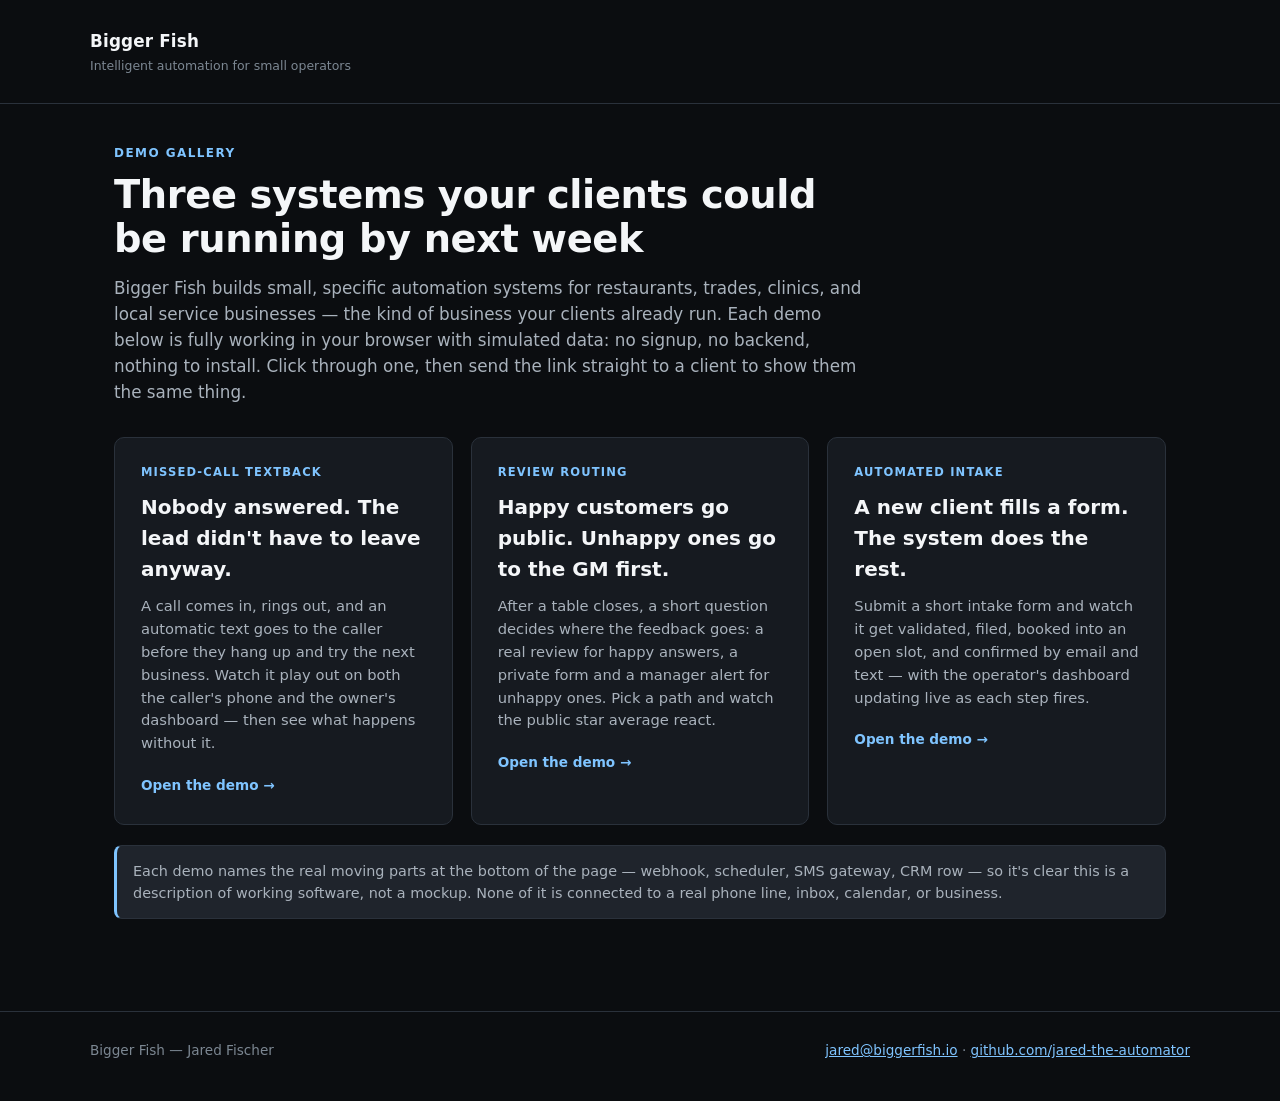
<file: index.html>
<!DOCTYPE html>
<html lang="en">
<head>
  <meta charset="UTF-8">
  <meta name="viewport" content="width=device-width, initial-scale=1.0">
  <title>Bigger Fish — Demo Gallery for Advisors &amp; Coaches</title>
  <meta name="description" content="Three working demos of small automation systems for small operators. Built for advisors and coaches to show their clients.">
  <link rel="stylesheet" href="./assets/style.css">
</head>
<body>

<a class="skip-link" href="#main">Skip to main content</a>

<header class="site-header">
  <div class="wrap">
    <div class="brand">
      <span class="name">Bigger Fish</span>
      <span class="tag">Intelligent automation for small operators</span>
    </div>
  </div>
</header>

<main id="main">
  <div class="page-intro">
    <p class="eyebrow">Demo gallery</p>
    <h1>Three systems your clients could be running by next week</h1>
    <p class="what-this-is">
      Bigger Fish builds small, specific automation systems for restaurants, trades, clinics,
      and local service businesses — the kind of business your clients already run. Each demo
      below is fully working in your browser with simulated data: no signup, no backend, nothing
      to install. Click through one, then send the link straight to a client to show them the
      same thing.
    </p>
  </div>

  <div class="grid">

    <a class="card" href="./missed-call-textback/index.html">
      <p class="card-eyebrow">Missed-call textback</p>
      <h2>Nobody answered. The lead didn't have to leave anyway.</h2>
      <p>
        A call comes in, rings out, and an automatic text goes to the caller before they hang
        up and try the next business. Watch it play out on both the caller's phone and the
        owner's dashboard — then see what happens without it.
      </p>
      <span class="cta">Open the demo &rarr;</span>
    </a>

    <a class="card" href="./review-routing/index.html">
      <p class="card-eyebrow">Review routing</p>
      <h2>Happy customers go public. Unhappy ones go to the GM first.</h2>
      <p>
        After a table closes, a short question decides where the feedback goes: a real review
        for happy answers, a private form and a manager alert for unhappy ones. Pick a path and
        watch the public star average react.
      </p>
      <span class="cta">Open the demo &rarr;</span>
    </a>

    <a class="card" href="./automated-intake/index.html">
      <p class="card-eyebrow">Automated intake</p>
      <h2>A new client fills a form. The system does the rest.</h2>
      <p>
        Submit a short intake form and watch it get validated, filed, booked into an open slot,
        and confirmed by email and text — with the operator's dashboard updating live as each
        step fires.
      </p>
      <span class="cta">Open the demo &rarr;</span>
    </a>

  </div>

  <div class="callout">
    Each demo names the real moving parts at the bottom of the page — webhook, scheduler, SMS
    gateway, CRM row — so it's clear this is a description of working software, not a mockup.
    None of it is connected to a real phone line, inbox, calendar, or business.
  </div>
</main>

<footer class="site-footer">
  <div class="wrap">
    <p>Bigger Fish — Jared Fischer</p>
    <p><a href="mailto:jared@biggerfish.io">jared@biggerfish.io</a> · <a href="https://github.com/jared-the-automator">github.com/jared-the-automator</a></p>
  </div>
</footer>

</body>
</html>
</file>
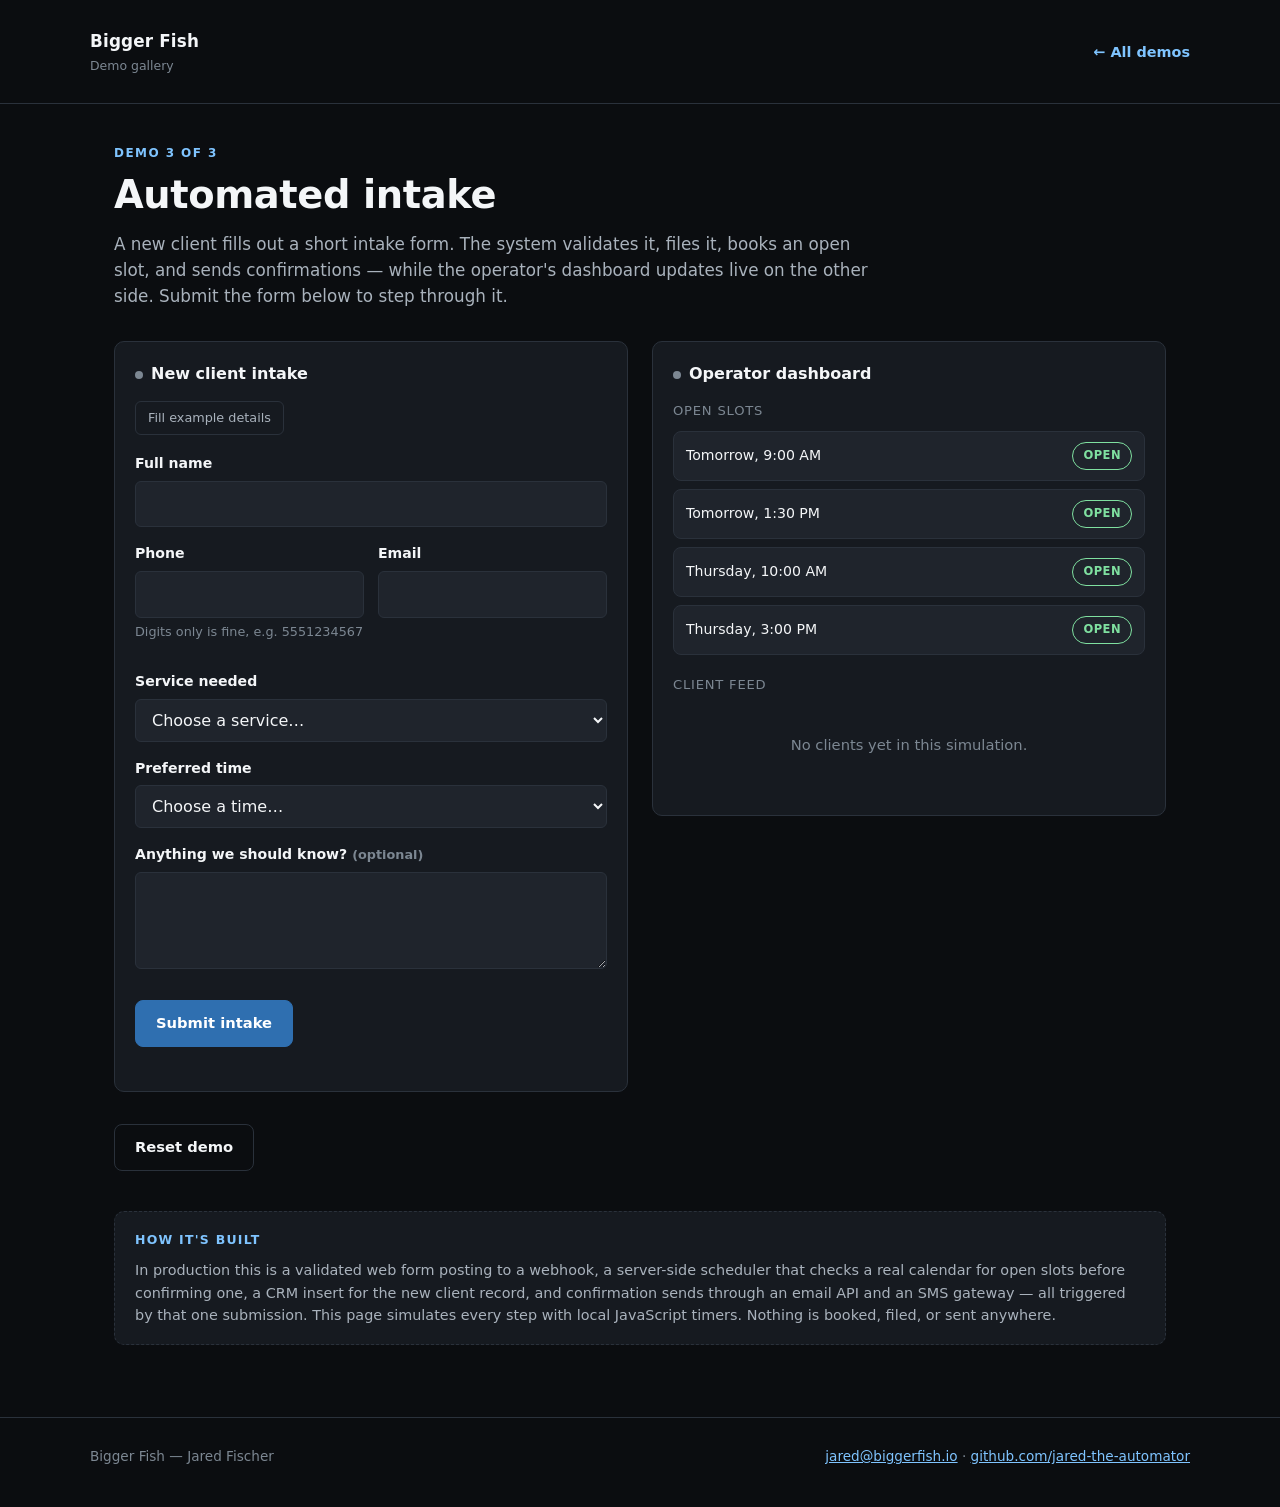
<file: automated-intake/index.html>
<!DOCTYPE html>
<html lang="en">
<head>
  <meta charset="UTF-8">
  <meta name="viewport" content="width=device-width, initial-scale=1.0">
  <title>Automated Intake — Bigger Fish Demo</title>
  <meta name="description" content="Simulated demo: a client intake form gets validated, filed, booked into an open slot, and confirmed automatically while the operator's dashboard updates live.">
  <link rel="stylesheet" href="../assets/style.css">
  <style>
    .error-summary {
      background: rgba(255, 143, 143, 0.1);
      border: 1px solid var(--danger);
      border-radius: 8px;
      padding: 14px 16px;
      margin-bottom: 18px;
    }
    .error-summary h3 {
      margin: 0 0 8px;
      font-size: 0.9rem;
      color: var(--danger);
    }
    .error-summary ul {
      margin: 0;
      padding-left: 20px;
      font-size: 0.86rem;
    }
    .error-summary a { color: var(--danger); text-decoration: underline; }

    .row-2 {
      display: grid;
      grid-template-columns: 1fr 1fr;
      gap: 14px;
    }
    @media (max-width: 520px) {
      .row-2 { grid-template-columns: 1fr; }
    }

    .example-btn {
      background: transparent;
      border: 1px solid var(--border);
      color: var(--muted);
      font-size: 0.8rem;
      padding: 6px 12px;
      border-radius: 6px;
      margin-bottom: 18px;
    }
    .example-btn:hover { color: var(--text); border-color: var(--accent); }

    .processing-heading {
      font-size: 1rem;
      margin: 0 0 16px;
    }

    .confirm-block {
      margin-top: 20px;
      padding-top: 16px;
      border-top: 1px solid var(--border);
    }
    .confirm-block h3 {
      font-size: 0.82rem;
      text-transform: uppercase;
      letter-spacing: 0.06em;
      color: var(--muted-2);
      margin: 0 0 8px;
    }
    .mail-mock, .sms-mock {
      background: var(--panel-2);
      border: 1px solid var(--border);
      border-radius: 8px;
      padding: 12px 14px;
      font-size: 0.86rem;
      margin-bottom: 14px;
    }
    .mail-mock p, .sms-mock p { margin: 0 0 4px; }
    .mail-mock .subject { font-weight: 700; }
    .sms-mock { border-radius: 14px; border-bottom-left-radius: 4px; max-width: 90%; }

    .slot-list {
      list-style: none;
      margin: 0 0 20px;
      padding: 0;
      display: flex;
      flex-direction: column;
      gap: 8px;
    }
    .slot-list li {
      display: flex;
      justify-content: space-between;
      align-items: center;
      background: var(--panel-2);
      border: 1px solid var(--border);
      border-radius: 8px;
      padding: 10px 12px;
      font-size: 0.88rem;
    }
    .slot-list li.booked { opacity: 0.6; }

    .feed-heading {
      font-size: 0.82rem;
      text-transform: uppercase;
      letter-spacing: 0.06em;
      color: var(--muted-2);
      margin: 0 0 10px;
    }

    .lead-card {
      background: var(--panel-2);
      border: 1px solid var(--border);
      border-radius: 8px;
      padding: 14px;
      margin-bottom: 10px;
    }
    .lead-card-top {
      display: flex;
      justify-content: space-between;
      align-items: center;
      margin-bottom: 8px;
      gap: 8px;
    }
    .lead-card p { margin: 2px 0; font-size: 0.86rem; color: var(--muted); }
    .lead-card .lead-name { font-weight: 700; color: var(--text); font-size: 0.95rem; }
  </style>
</head>
<body>

<a class="skip-link" href="#main">Skip to main content</a>

<header class="site-header">
  <div class="wrap">
    <div class="brand">
      <a class="name" href="../index.html">Bigger Fish</a>
      <span class="tag">Demo gallery</span>
    </div>
    <a class="back-link" href="../index.html">&larr; All demos</a>
  </div>
</header>

<main id="main">
  <div class="page-intro">
    <p class="eyebrow">Demo 3 of 3</p>
    <h1>Automated intake</h1>
    <p class="what-this-is">
      A new client fills out a short intake form. The system validates it, files it, books an
      open slot, and sends confirmations — while the operator's dashboard updates live on the
      other side. Submit the form below to step through it.
    </p>
  </div>

  <div class="two-pane">
    <section class="panel" aria-labelledby="form-heading">
      <h2 id="form-heading"><span class="dot" id="form-dot"></span> New client intake</h2>
      <div id="form-area">
        <button type="button" class="example-btn" id="fill-example">Fill example details</button>

        <div id="error-summary-holder"></div>

        <form id="intake-form" novalidate>
          <div class="field">
            <label for="f-name">Full name</label>
            <input type="text" id="f-name" name="name" autocomplete="name">
            <p class="field-error" id="err-name" hidden></p>
          </div>

          <div class="row-2">
            <div class="field">
              <label for="f-phone">Phone</label>
              <input type="tel" id="f-phone" name="phone" autocomplete="tel" aria-describedby="hint-phone">
              <p class="field-hint" id="hint-phone">Digits only is fine, e.g. 5551234567</p>
              <p class="field-error" id="err-phone" hidden></p>
            </div>
            <div class="field">
              <label for="f-email">Email</label>
              <input type="email" id="f-email" name="email" autocomplete="email">
              <p class="field-error" id="err-email" hidden></p>
            </div>
          </div>

          <div class="field">
            <label for="f-service">Service needed</label>
            <select id="f-service" name="service">
              <option value="" selected>Choose a service&hellip;</option>
              <option value="Plumbing repair">Plumbing repair</option>
              <option value="Drain cleaning">Drain cleaning</option>
              <option value="Water heater install">Water heater install</option>
              <option value="General inquiry">General inquiry</option>
            </select>
            <p class="field-error" id="err-service" hidden></p>
          </div>

          <div class="field">
            <label for="f-slot">Preferred time</label>
            <select id="f-slot" name="slot"></select>
            <p class="field-error" id="err-slot" hidden></p>
          </div>

          <div class="field">
            <label for="f-details">Anything we should know? <span class="field-hint" style="display:inline">(optional)</span></label>
            <textarea id="f-details" name="details" rows="3"></textarea>
          </div>

          <div class="controls">
            <button type="submit" class="btn btn-primary" id="submit-btn">Submit intake</button>
          </div>
        </form>
      </div>

      <div id="processing-area" hidden>
        <h3 class="processing-heading" id="processing-heading" tabindex="-1">Processing your request&hellip;</h3>
        <ul class="timeline" id="processing-timeline" aria-label="Processing steps">
          <li data-step="validate"><span class="mark" aria-hidden="true">1</span> Validating submission</li>
          <li data-step="file"><span class="mark" aria-hidden="true">2</span> Filing new client record</li>
          <li data-step="check"><span class="mark" aria-hidden="true">3</span> Checking calendar for the requested slot</li>
          <li data-step="book"><span class="mark" aria-hidden="true">4</span> Booking confirmed</li>
          <li data-step="email"><span class="mark" aria-hidden="true">5</span> Sending confirmation email</li>
          <li data-step="sms"><span class="mark" aria-hidden="true">6</span> Sending confirmation text</li>
        </ul>

        <div id="confirm-output"></div>

        <div class="controls">
          <button type="button" class="btn btn-ghost" id="new-intake-btn" hidden>Start new intake</button>
        </div>
      </div>
    </section>

    <section class="panel" aria-labelledby="ops-heading">
      <h2 id="ops-heading"><span class="dot" id="ops-dot"></span> Operator dashboard</h2>

      <p class="feed-heading">Open slots</p>
      <ul class="slot-list" id="slot-list"></ul>

      <p class="feed-heading">Client feed</p>
      <div id="lead-feed"></div>
    </section>
  </div>

  <div class="controls">
    <button type="button" class="btn btn-ghost" id="reset-btn">Reset demo</button>
  </div>

  <p id="status-live" role="status" aria-live="polite" class="visually-hidden"></p>

  <div class="how-built">
    <h2>How it's built</h2>
    <p>
      In production this is a validated web form posting to a webhook, a server-side scheduler
      that checks a real calendar for open slots before confirming one, a CRM insert for the new
      client record, and confirmation sends through an email API and an SMS gateway — all
      triggered by that one submission. This page simulates every step with local JavaScript
      timers. Nothing is booked, filed, or sent anywhere.
    </p>
  </div>
</main>

<footer class="site-footer">
  <div class="wrap">
    <p>Bigger Fish — Jared Fischer</p>
    <p><a href="mailto:jared@biggerfish.io">jared@biggerfish.io</a> · <a href="https://github.com/jared-the-automator">github.com/jared-the-automator</a></p>
  </div>
</footer>

<script>
(function () {
  "use strict";

  var initialSlots = [
    { id: "s1", label: "Tomorrow, 9:00 AM", booked: false },
    { id: "s2", label: "Tomorrow, 1:30 PM", booked: false },
    { id: "s3", label: "Thursday, 10:00 AM", booked: false },
    { id: "s4", label: "Thursday, 3:00 PM", booked: false }
  ];

  var slots = [];
  var leads = [];
  var leadCounter = 0;

  var formArea = document.getElementById("form-area");
  var processingArea = document.getElementById("processing-area");
  var processingHeading = document.getElementById("processing-heading");
  var confirmOutput = document.getElementById("confirm-output");
  var newIntakeBtn = document.getElementById("new-intake-btn");
  var errorHolder = document.getElementById("error-summary-holder");
  var form = document.getElementById("intake-form");
  var slotSelect = document.getElementById("f-slot");
  var slotListEl = document.getElementById("slot-list");
  var leadFeedEl = document.getElementById("lead-feed");
  var statusLive = document.getElementById("status-live");
  var formDot = document.getElementById("form-dot");
  var opsDot = document.getElementById("ops-dot");
  var submitBtn = document.getElementById("submit-btn");

  var fields = {
    name: document.getElementById("f-name"),
    phone: document.getElementById("f-phone"),
    email: document.getElementById("f-email"),
    service: document.getElementById("f-service"),
    slot: document.getElementById("f-slot"),
    details: document.getElementById("f-details")
  };
  var errors = {
    name: document.getElementById("err-name"),
    phone: document.getElementById("err-phone"),
    email: document.getElementById("err-email"),
    service: document.getElementById("err-service"),
    slot: document.getElementById("err-slot")
  };

  function resetSlots() {
    slots = initialSlots.map(function (s) { return { id: s.id, label: s.label, booked: false }; });
  }

  function renderSlotSelect() {
    var open = slots.filter(function (s) { return !s.booked; });
    slotSelect.innerHTML =
      '<option value="" selected>' +
      (open.length ? "Choose a time&hellip;" : "No open slots left") +
      "</option>" +
      open
        .map(function (s) { return '<option value="' + s.id + '">' + s.label + "</option>"; })
        .join("");
    submitBtn.disabled = open.length === 0;
    submitBtn.textContent = open.length === 0 ? "No open slots left" : "Submit intake";
  }

  function renderSlotList() {
    slotListEl.innerHTML = slots
      .map(function (s) {
        return (
          '<li class="' + (s.booked ? "booked" : "") + '">' +
          "<span>" + s.label + "</span>" +
          '<span class="badge ' + (s.booked ? "" : "done") + '">' + (s.booked ? "Booked" : "Open") + "</span>" +
          "</li>"
        );
      })
      .join("");
  }

  function renderLeadFeed() {
    if (leads.length === 0) {
      leadFeedEl.innerHTML = '<p class="empty-state">No clients yet in this simulation.</p>';
      return;
    }
    leadFeedEl.innerHTML = leads
      .map(function (l) {
        return (
          '<div class="lead-card">' +
          '<div class="lead-card-top"><span class="lead-name">' + l.name + '</span><span class="badge ' +
          (l.status === "Confirmed" ? "done" : "new") + '">' + l.status + "</span></div>" +
          "<p>" + l.service + "</p>" +
          "<p>" + l.slotLabel + "</p>" +
          "<p>" + l.phone + " &middot; " + l.email + "</p>" +
          (l.details ? "<p>&ldquo;" + l.details + "&rdquo;</p>" : "") +
          "</div>"
        );
      })
      .join("");
  }

  function clearErrors() {
    Object.keys(errors).forEach(function (key) {
      errors[key].hidden = true;
      errors[key].textContent = "";
      fields[key].removeAttribute("aria-invalid");
      fields[key].removeAttribute("aria-describedby");
    });
    errorHolder.innerHTML = "";
  }

  function setError(key, message) {
    errors[key].hidden = false;
    errors[key].textContent = message;
    fields[key].setAttribute("aria-invalid", "true");
    var existingDescribe = key === "phone" ? "hint-phone err-phone" : "err-" + key;
    fields[key].setAttribute("aria-describedby", existingDescribe);
  }

  function validate() {
    clearErrors();
    var found = [];

    if (!fields.name.value.trim()) {
      setError("name", "Enter a name.");
      found.push({ id: "f-name", label: "Full name" });
    }
    var phoneVal = fields.phone.value.trim();
    if (!phoneVal) {
      setError("phone", "Enter a phone number.");
      found.push({ id: "f-phone", label: "Phone" });
    } else if (!/^[\d\s\-()+]{7,}$/.test(phoneVal)) {
      setError("phone", "That doesn't look like a valid phone number.");
      found.push({ id: "f-phone", label: "Phone" });
    }
    var emailVal = fields.email.value.trim();
    if (!emailVal) {
      setError("email", "Enter an email address.");
      found.push({ id: "f-email", label: "Email" });
    } else if (!/^[^\s@]+@[^\s@]+\.[^\s@]+$/.test(emailVal)) {
      setError("email", "That doesn't look like a valid email address.");
      found.push({ id: "f-email", label: "Email" });
    }
    if (!fields.service.value) {
      setError("service", "Choose a service.");
      found.push({ id: "f-service", label: "Service needed" });
    }
    if (!fields.slot.value) {
      setError("slot", "Choose a time slot.");
      found.push({ id: "f-slot", label: "Preferred time" });
    }

    if (found.length) {
      errorHolder.innerHTML =
        '<div class="error-summary" role="alert"><h3>' +
        found.length + " thing" + (found.length === 1 ? "" : "s") + " need" + (found.length === 1 ? "s" : "") + " fixing</h3><ul>" +
        found.map(function (f) { return '<li><a href="#' + f.id + '">' + f.label + "</a></li>"; }).join("") +
        "</ul></div>";
      document.getElementById(found[0].id).focus();
      return false;
    }
    return true;
  }

  function step(el, delay) {
    return new Promise(function (resolve) {
      window.setTimeout(function () {
        el.classList.add("active");
        resolve();
      }, delay);
    });
  }

  function runProcessing(data) {
    formArea.hidden = true;
    processingArea.hidden = false;
    processingHeading.focus();
    confirmOutput.innerHTML = "";
    newIntakeBtn.hidden = true;
    formDot.className = "dot ringing";

    var tl = {
      validate: document.querySelector('[data-step="validate"]'),
      file: document.querySelector('[data-step="file"]'),
      check: document.querySelector('[data-step="check"]'),
      book: document.querySelector('[data-step="book"]'),
      email: document.querySelector('[data-step="email"]'),
      sms: document.querySelector('[data-step="sms"]')
    };
    [tl.validate, tl.file, tl.check, tl.book, tl.email, tl.sms].forEach(function (li) {
      li.classList.remove("active");
    });

    leadCounter += 1;
    var lead = {
      id: leadCounter,
      name: data.name,
      phone: data.phone,
      email: data.email,
      service: data.service,
      slotId: data.slotId,
      slotLabel: data.slotLabel,
      details: data.details,
      status: "New"
    };

    step(tl.validate, 300)
      .then(function () {
        statusLive.textContent = "Submission validated.";
        return step(tl.file, 500);
      })
      .then(function () {
        leads.unshift(lead);
        renderLeadFeed();
        opsDot.className = "dot live";
        statusLive.textContent = "Client record filed in the CRM.";
        return step(tl.check, 500);
      })
      .then(function () {
        statusLive.textContent = "Checking the calendar for " + data.slotLabel + ".";
        return step(tl.book, 600);
      })
      .then(function () {
        var slotObj = slots.filter(function (s) { return s.id === data.slotId; })[0];
        if (slotObj) slotObj.booked = true;
        renderSlotList();
        renderSlotSelect();
        lead.status = "Confirmed";
        renderLeadFeed();
        statusLive.textContent = data.slotLabel + " booked and reserved.";
        return step(tl.email, 500);
      })
      .then(function () {
        confirmOutput.innerHTML +=
          '<div class="confirm-block"><h3>Confirmation email</h3><div class="mail-mock">' +
          '<p class="subject">You\'re booked for ' + data.service + "</p>" +
          "<p>Hi " + data.name + ", this confirms your " + data.service.toLowerCase() +
          " appointment for " + data.slotLabel + ". Reply to this email if anything changes.</p>" +
          "</div></div>";
        statusLive.textContent = "Confirmation email sent to " + data.email + ".";
        return step(tl.sms, 500);
      })
      .then(function () {
        confirmOutput.innerHTML +=
          '<div class="confirm-block"><h3>Confirmation text</h3><div class="sms-mock">' +
          "You're all set — " + data.service + " on " + data.slotLabel +
          ". Reply STOP to opt out." +
          "</div></div>";
        statusLive.textContent = "Confirmation text sent to " + data.phone + ". Intake complete.";
        newIntakeBtn.hidden = false;
        formDot.className = "dot";
        newIntakeBtn.focus();
      });
  }

  form.addEventListener("submit", function (e) {
    e.preventDefault();
    if (!validate()) return;

    var selectedOption = slotSelect.options[slotSelect.selectedIndex];
    runProcessing({
      name: fields.name.value.trim(),
      phone: fields.phone.value.trim(),
      email: fields.email.value.trim(),
      service: fields.service.value,
      slotId: fields.slot.value,
      slotLabel: selectedOption ? selectedOption.textContent : "",
      details: fields.details.value.trim()
    });
  });

  document.getElementById("fill-example").addEventListener("click", function () {
    fields.name.value = "Morgan Reyes";
    fields.phone.value = "5551234567";
    fields.email.value = "morgan.reyes@example.com";
    fields.service.value = "Drain cleaning";
    var firstOpenOption = slotSelect.querySelector("option[value]:not([value=''])");
    if (firstOpenOption) slotSelect.value = firstOpenOption.value;
    fields.details.value = "Kitchen sink draining very slowly, started this week.";
  });

  newIntakeBtn.addEventListener("click", function () {
    form.reset();
    clearErrors();
    renderSlotSelect();
    processingArea.hidden = true;
    formArea.hidden = false;
    document.getElementById("f-name").focus();
    statusLive.textContent = "Ready for a new intake.";
  });

  document.getElementById("reset-btn").addEventListener("click", function () {
    resetSlots();
    leads = [];
    leadCounter = 0;
    form.reset();
    clearErrors();
    renderSlotSelect();
    renderSlotList();
    renderLeadFeed();
    processingArea.hidden = true;
    formArea.hidden = false;
    formDot.className = "dot";
    opsDot.className = "dot";
    statusLive.textContent = "Demo reset.";
  });

  resetSlots();
  renderSlotSelect();
  renderSlotList();
  renderLeadFeed();
})();
</script>

</body>
</html>
</file>
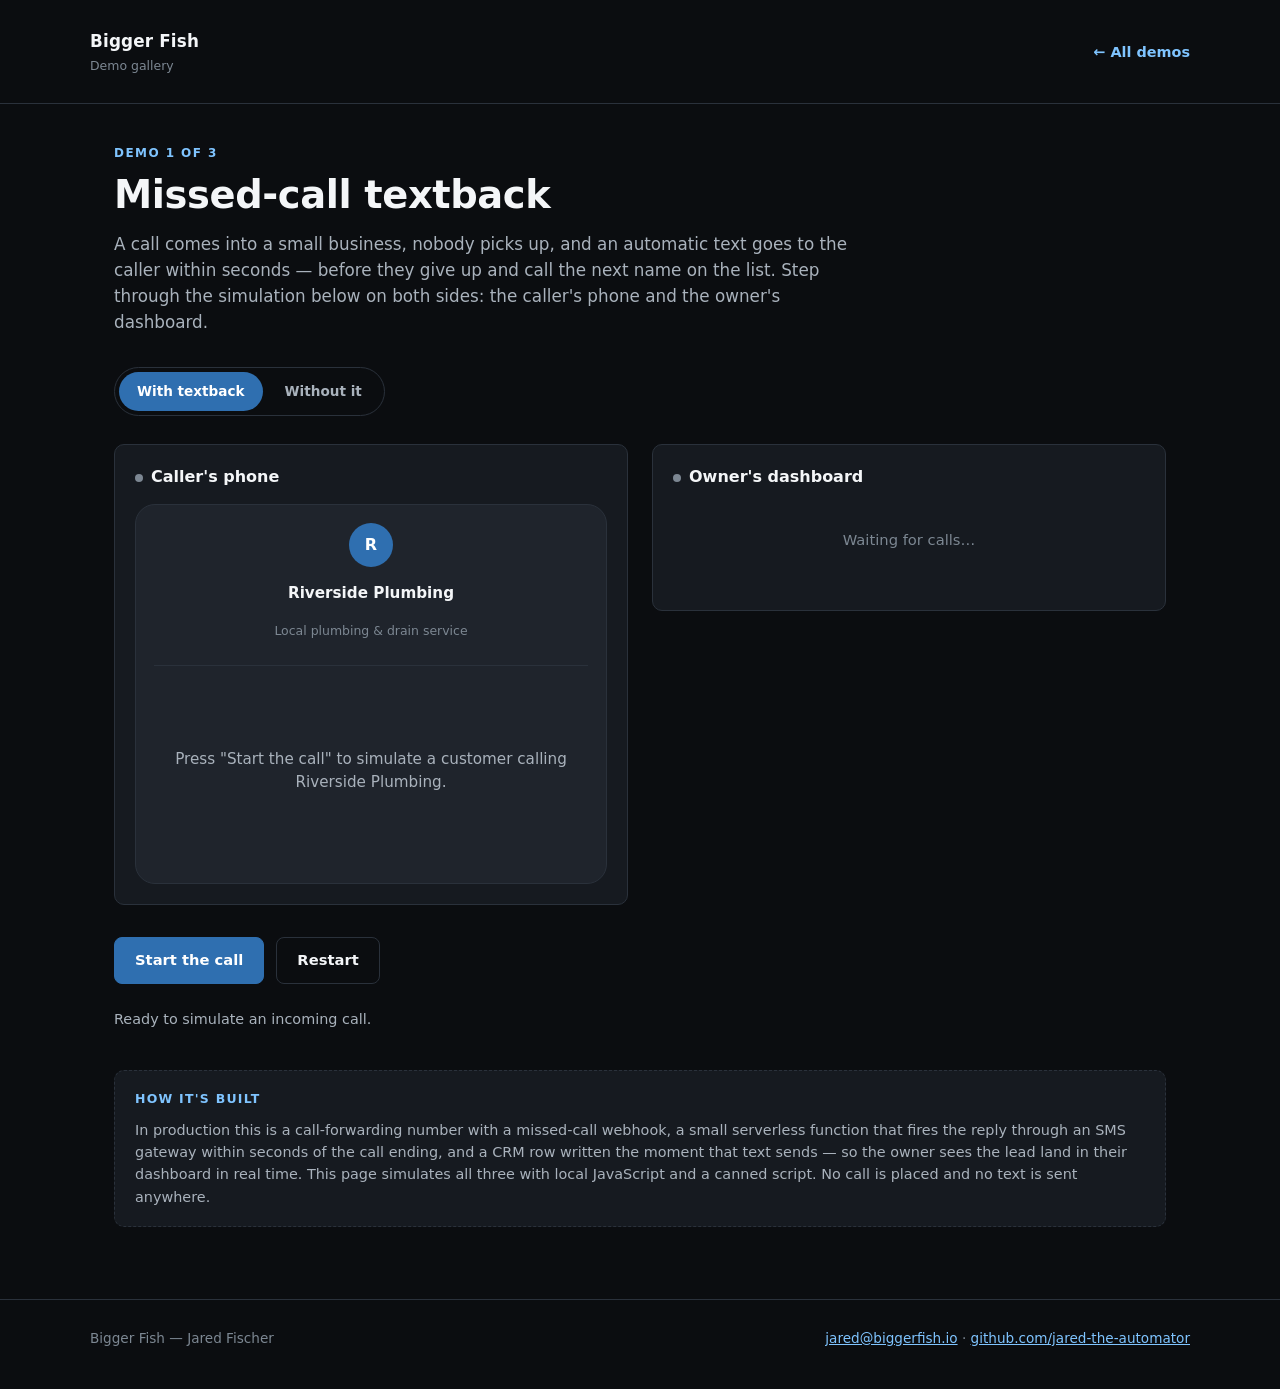
<file: missed-call-textback/index.html>
<!DOCTYPE html>
<html lang="en">
<head>
  <meta charset="UTF-8">
  <meta name="viewport" content="width=device-width, initial-scale=1.0">
  <title>Missed-Call Textback — Bigger Fish Demo</title>
  <meta name="description" content="Simulated demo: a missed call at a small business automatically triggers a text before the caller gives up.">
  <link rel="stylesheet" href="../assets/style.css">
  <style>
    .mode-switch {
      display: inline-flex;
      border: 1px solid var(--border);
      border-radius: 999px;
      padding: 4px;
      gap: 4px;
      margin-bottom: 28px;
    }
    .mode-switch button {
      border: none;
      background: transparent;
      color: var(--muted);
      font-weight: 700;
      font-size: 0.85rem;
      padding: 9px 18px;
      border-radius: 999px;
    }
    .mode-switch button[aria-pressed="true"] {
      background: var(--accent-solid);
      color: var(--accent-solid-text);
    }

    .phone-frame {
      background: var(--panel-2);
      border: 1px solid var(--border);
      border-radius: 20px;
      padding: 18px;
      min-height: 380px;
      display: flex;
      flex-direction: column;
    }
    .phone-contact {
      text-align: center;
      padding-bottom: 12px;
      margin-bottom: 12px;
      border-bottom: 1px solid var(--border);
    }
    .phone-contact .avatar {
      width: 44px;
      height: 44px;
      border-radius: 50%;
      background: var(--accent-solid);
      color: #fff;
      display: flex;
      align-items: center;
      justify-content: center;
      font-weight: 700;
      margin: 0 auto 8px;
    }
    .phone-contact .name { font-weight: 700; font-size: 0.95rem; }
    .phone-contact .sub { font-size: 0.78rem; color: var(--muted-2); }

    .phone-body {
      flex: 1;
      display: flex;
      flex-direction: column;
    }

    .call-status {
      margin: auto 0;
      text-align: center;
      color: var(--muted);
      font-size: 0.95rem;
    }
    .call-status .ring-dots {
      display: flex;
      justify-content: center;
      gap: 6px;
      margin-top: 14px;
    }
    .call-status .ring-dots span {
      width: 8px;
      height: 8px;
      border-radius: 50%;
      background: var(--amber);
      animation: pulse 1s ease-in-out infinite;
    }
    .call-status .ring-dots span:nth-child(2) { animation-delay: 0.15s; }
    .call-status .ring-dots span:nth-child(3) { animation-delay: 0.3s; }
    @keyframes pulse {
      0%, 100% { opacity: 0.25; transform: scale(0.85); }
      50% { opacity: 1; transform: scale(1); }
    }

    .call-status.ended { color: var(--muted-2); font-size: 0.88rem; }
    .call-status.gone {
      color: var(--danger);
      font-weight: 600;
    }

    .thread {
      display: flex;
      flex-direction: column;
      margin-top: 10px;
    }
    .bubble {
      max-width: 82%;
      padding: 10px 14px;
      border-radius: 14px;
      font-size: 0.87rem;
      margin-bottom: 4px;
    }
    .bubble.biz {
      background: var(--panel);
      border: 1px solid var(--border);
      border-bottom-left-radius: 4px;
      align-self: flex-start;
    }
    .bubble.caller {
      background: var(--accent-solid);
      color: var(--accent-solid-text);
      border-bottom-right-radius: 4px;
      align-self: flex-end;
    }
    .bubble-time {
      font-size: 0.68rem;
      color: var(--muted-2);
      margin: 0 0 12px;
    }
    .bubble-time.caller { align-self: flex-end; }

    .lead-card {
      background: var(--panel-2);
      border: 1px solid var(--border);
      border-radius: 8px;
      padding: 14px;
      margin-bottom: 10px;
    }
    .lead-card-top {
      display: flex;
      justify-content: space-between;
      align-items: center;
      margin-bottom: 8px;
    }
    .lead-time { font-size: 0.78rem; color: var(--muted-2); }
    .lead-phone { font-weight: 700; margin: 0 0 4px; }
    .lead-note { font-size: 0.85rem; color: var(--muted); margin: 4px 0 0; }
    .lead-note.done { color: var(--success); font-weight: 600; }
    .lead-note.msg { color: var(--text); }

    #status-live {
      font-size: 0.9rem;
      color: var(--muted);
      min-height: 1.4em;
      margin-bottom: 4px;
    }
  </style>
</head>
<body>

<a class="skip-link" href="#main">Skip to main content</a>

<header class="site-header">
  <div class="wrap">
    <div class="brand">
      <a class="name" href="../index.html">Bigger Fish</a>
      <span class="tag">Demo gallery</span>
    </div>
    <a class="back-link" href="../index.html">&larr; All demos</a>
  </div>
</header>

<main id="main">
  <div class="page-intro">
    <p class="eyebrow">Demo 1 of 3</p>
    <h1>Missed-call textback</h1>
    <p class="what-this-is">
      A call comes into a small business, nobody picks up, and an automatic text goes to the
      caller within seconds — before they give up and call the next name on the list. Step
      through the simulation below on both sides: the caller's phone and the owner's dashboard.
    </p>
  </div>

  <div class="mode-switch" role="group" aria-label="Choose whether textback automation is on">
    <button type="button" id="mode-on" aria-pressed="true">With textback</button>
    <button type="button" id="mode-off" aria-pressed="false">Without it</button>
  </div>

  <div class="two-pane">
    <section class="panel" aria-labelledby="phone-heading">
      <h2 id="phone-heading"><span class="dot" id="phone-dot"></span> Caller's phone</h2>
      <div class="phone-frame">
        <div class="phone-contact">
          <div class="avatar" aria-hidden="true">R</div>
          <p class="name">Riverside Plumbing</p>
          <p class="sub">Local plumbing &amp; drain service</p>
        </div>
        <div class="phone-body" id="phone-screen"></div>
      </div>
    </section>

    <section class="panel" aria-labelledby="dash-heading">
      <h2 id="dash-heading"><span class="dot" id="dash-dot"></span> Owner's dashboard</h2>
      <div id="dash-body"></div>
    </section>
  </div>

  <div class="controls">
    <button type="button" class="btn btn-primary" id="next-btn">Start the call</button>
    <button type="button" class="btn btn-ghost" id="restart-btn">Restart</button>
  </div>

  <p id="status-live" role="status" aria-live="polite"></p>

  <div class="how-built">
    <h2>How it's built</h2>
    <p>
      In production this is a call-forwarding number with a missed-call webhook, a small
      serverless function that fires the reply through an SMS gateway within seconds of the
      call ending, and a CRM row written the moment that text sends — so the owner sees the
      lead land in their dashboard in real time. This page simulates all three with local
      JavaScript and a canned script. No call is placed and no text is sent anywhere.
    </p>
  </div>
</main>

<footer class="site-footer">
  <div class="wrap">
    <p>Bigger Fish — Jared Fischer</p>
    <p><a href="mailto:jared@biggerfish.io">jared@biggerfish.io</a> · <a href="https://github.com/jared-the-automator">github.com/jared-the-automator</a></p>
  </div>
</footer>

<script>
(function () {
  "use strict";

  var phoneScreen = document.getElementById("phone-screen");
  var dashBody = document.getElementById("dash-body");
  var phoneDot = document.getElementById("phone-dot");
  var dashDot = document.getElementById("dash-dot");
  var nextBtn = document.getElementById("next-btn");
  var restartBtn = document.getElementById("restart-btn");
  var statusLive = document.getElementById("status-live");
  var modeOnBtn = document.getElementById("mode-on");
  var modeOffBtn = document.getElementById("mode-off");

  var emptyDash = '<p class="empty-state">Waiting for calls&hellip;</p>';
  var idlePhone = '<p class="call-status">Press "Start the call" to simulate a customer calling Riverside Plumbing.</p>';
  var ringingPhone =
    '<div class="call-status">' +
    'Calling Riverside Plumbing&hellip;' +
    '<div class="ring-dots" aria-hidden="true"><span></span><span></span><span></span></div>' +
    '</div>';

  var steps = {
    on: [
      {
        phoneDot: "", dashDot: "",
        phone: idlePhone,
        dash: emptyDash,
        status: "Ready to simulate an incoming call.",
        next: "Start the call"
      },
      {
        phoneDot: "ringing", dashDot: "",
        phone: ringingPhone,
        dash: emptyDash,
        status: "Phone is ringing at the front desk. Nobody is free to answer.",
        next: "Let it ring out"
      },
      {
        phoneDot: "", dashDot: "live",
        phone: '<p class="call-status ended">Call ended &middot; No answer &middot; 0:34</p>',
        dash:
          '<div class="lead-card">' +
          '<div class="lead-card-top"><span class="badge new">Missed Call</span><span class="lead-time">2:41 PM</span></div>' +
          '<p class="lead-phone">(555) 019-2231</p>' +
          '<p class="lead-note">Textback triggered automatically&hellip;</p>' +
          "</div>",
        status: "Call ended unanswered. The missed-call webhook just fired.",
        next: "Send the automatic text"
      },
      {
        phoneDot: "", dashDot: "live",
        phone:
          '<p class="call-status ended">Call ended &middot; No answer &middot; 0:34</p>' +
          '<div class="thread">' +
          '<div class="bubble biz">Sorry we missed your call! This is Riverside Plumbing — reply here and we’ll get right back to you.</div>' +
          '<p class="bubble-time">Riverside Plumbing &middot; 2:41 PM</p>' +
          "</div>",
        dash:
          '<div class="lead-card">' +
          '<div class="lead-card-top"><span class="badge new">Missed Call</span><span class="lead-time">2:41 PM</span></div>' +
          '<p class="lead-phone">(555) 019-2231</p>' +
          '<p class="lead-note done">Auto-text sent &#10003;</p>' +
          "</div>",
        status: "Automatic text sent 12 seconds after the call ended.",
        next: "Caller replies"
      },
      {
        phoneDot: "", dashDot: "live",
        phone:
          '<p class="call-status ended">Call ended &middot; No answer &middot; 0:34</p>' +
          '<div class="thread">' +
          '<div class="bubble biz">Sorry we missed your call! This is Riverside Plumbing — reply here and we’ll get right back to you.</div>' +
          '<p class="bubble-time">Riverside Plumbing &middot; 2:41 PM</p>' +
          '<div class="bubble caller">Hi, my water heater is leaking pretty bad, can someone come out today?</div>' +
          '<p class="bubble-time caller">You &middot; 2:42 PM</p>' +
          "</div>",
        dash:
          '<div class="lead-card">' +
          '<div class="lead-card-top"><span class="badge new">Missed Call</span><span class="lead-time">2:41 PM</span></div>' +
          '<p class="lead-phone">(555) 019-2231</p>' +
          '<p class="lead-note done">Auto-text sent &#10003;</p>' +
          '<p class="lead-note msg">Reply: &ldquo;Water heater leaking, wants service today&rdquo;</p>' +
          "</div>",
        status: "Caller replied describing the problem.",
        next: "Capture the lead"
      },
      {
        phoneDot: "", dashDot: "live",
        phone:
          '<p class="call-status ended">Call ended &middot; No answer &middot; 0:34</p>' +
          '<div class="thread">' +
          '<div class="bubble biz">Sorry we missed your call! This is Riverside Plumbing — reply here and we’ll get right back to you.</div>' +
          '<p class="bubble-time">Riverside Plumbing &middot; 2:41 PM</p>' +
          '<div class="bubble caller">Hi, my water heater is leaking pretty bad, can someone come out today?</div>' +
          '<p class="bubble-time caller">You &middot; 2:42 PM</p>' +
          '<div class="bubble biz">Got it — we’ll call you back within 15 minutes to get you on today’s schedule.</div>' +
          '<p class="bubble-time">Riverside Plumbing &middot; 2:42 PM</p>' +
          "</div>",
        dash:
          '<div class="lead-card">' +
          '<div class="lead-card-top"><span class="badge done">New Lead</span><span class="lead-time">2:41 PM</span></div>' +
          '<p class="lead-phone">(555) 019-2231</p>' +
          '<p class="lead-note done">Auto-text sent &#10003;</p>' +
          '<p class="lead-note msg">Water heater leaking, wants service today</p>' +
          '<p class="lead-note">Status: waiting on callback &middot; owner notified</p>' +
          "</div>",
        status: "Lead captured. A call that would have ended in a hang-up became a booked follow-up.",
        next: null
      }
    ],
    off: [
      {
        phoneDot: "", dashDot: "",
        phone: idlePhone,
        dash: emptyDash,
        status: "Ready to simulate an incoming call.",
        next: "Start the call"
      },
      {
        phoneDot: "ringing", dashDot: "",
        phone: ringingPhone,
        dash: emptyDash,
        status: "Phone is ringing at the front desk. Nobody is free to answer.",
        next: "Let it ring out"
      },
      {
        phoneDot: "", dashDot: "",
        phone: '<p class="call-status ended">Call ended &middot; No answer &middot; 0:34</p>',
        dash: '<p class="empty-state">No missed-call record. No text. No lead. There is nothing here to see because nothing fired.</p>',
        status: "Call ended unanswered. Nothing else happens — there is no system watching for this.",
        next: "See what the caller does"
      },
      {
        phoneDot: "", dashDot: "",
        phone: '<p class="call-status gone">They hang up, get no reply, and call the next plumber in the search results.</p>',
        dash: '<p class="empty-state">Still nothing. This business never finds out the call happened.</p>',
        status: "The caller is gone for good, and the business will never know they called.",
        next: null
      }
    ]
  };

  var mode = "on";
  var stepIndex = 0;

  function render() {
    var step = steps[mode][stepIndex];
    phoneScreen.innerHTML = step.phone;
    dashBody.innerHTML = step.dash;
    phoneDot.className = "dot" + (step.phoneDot ? " " + step.phoneDot : "");
    dashDot.className = "dot" + (step.dashDot ? " " + step.dashDot : "");
    statusLive.textContent = step.status;

    if (step.next) {
      nextBtn.textContent = step.next;
      nextBtn.dataset.restart = "";
    } else {
      nextBtn.textContent = "Play it again";
      nextBtn.dataset.restart = "true";
    }
  }

  function reset() {
    stepIndex = 0;
    render();
  }

  nextBtn.addEventListener("click", function () {
    if (nextBtn.dataset.restart) {
      stepIndex = 0;
    } else {
      stepIndex = Math.min(stepIndex + 1, steps[mode].length - 1);
    }
    render();
  });

  restartBtn.addEventListener("click", reset);

  modeOnBtn.addEventListener("click", function () {
    mode = "on";
    modeOnBtn.setAttribute("aria-pressed", "true");
    modeOffBtn.setAttribute("aria-pressed", "false");
    reset();
  });

  modeOffBtn.addEventListener("click", function () {
    mode = "off";
    modeOnBtn.setAttribute("aria-pressed", "false");
    modeOffBtn.setAttribute("aria-pressed", "true");
    reset();
  });

  render();
})();
</script>

</body>
</html>
</file>
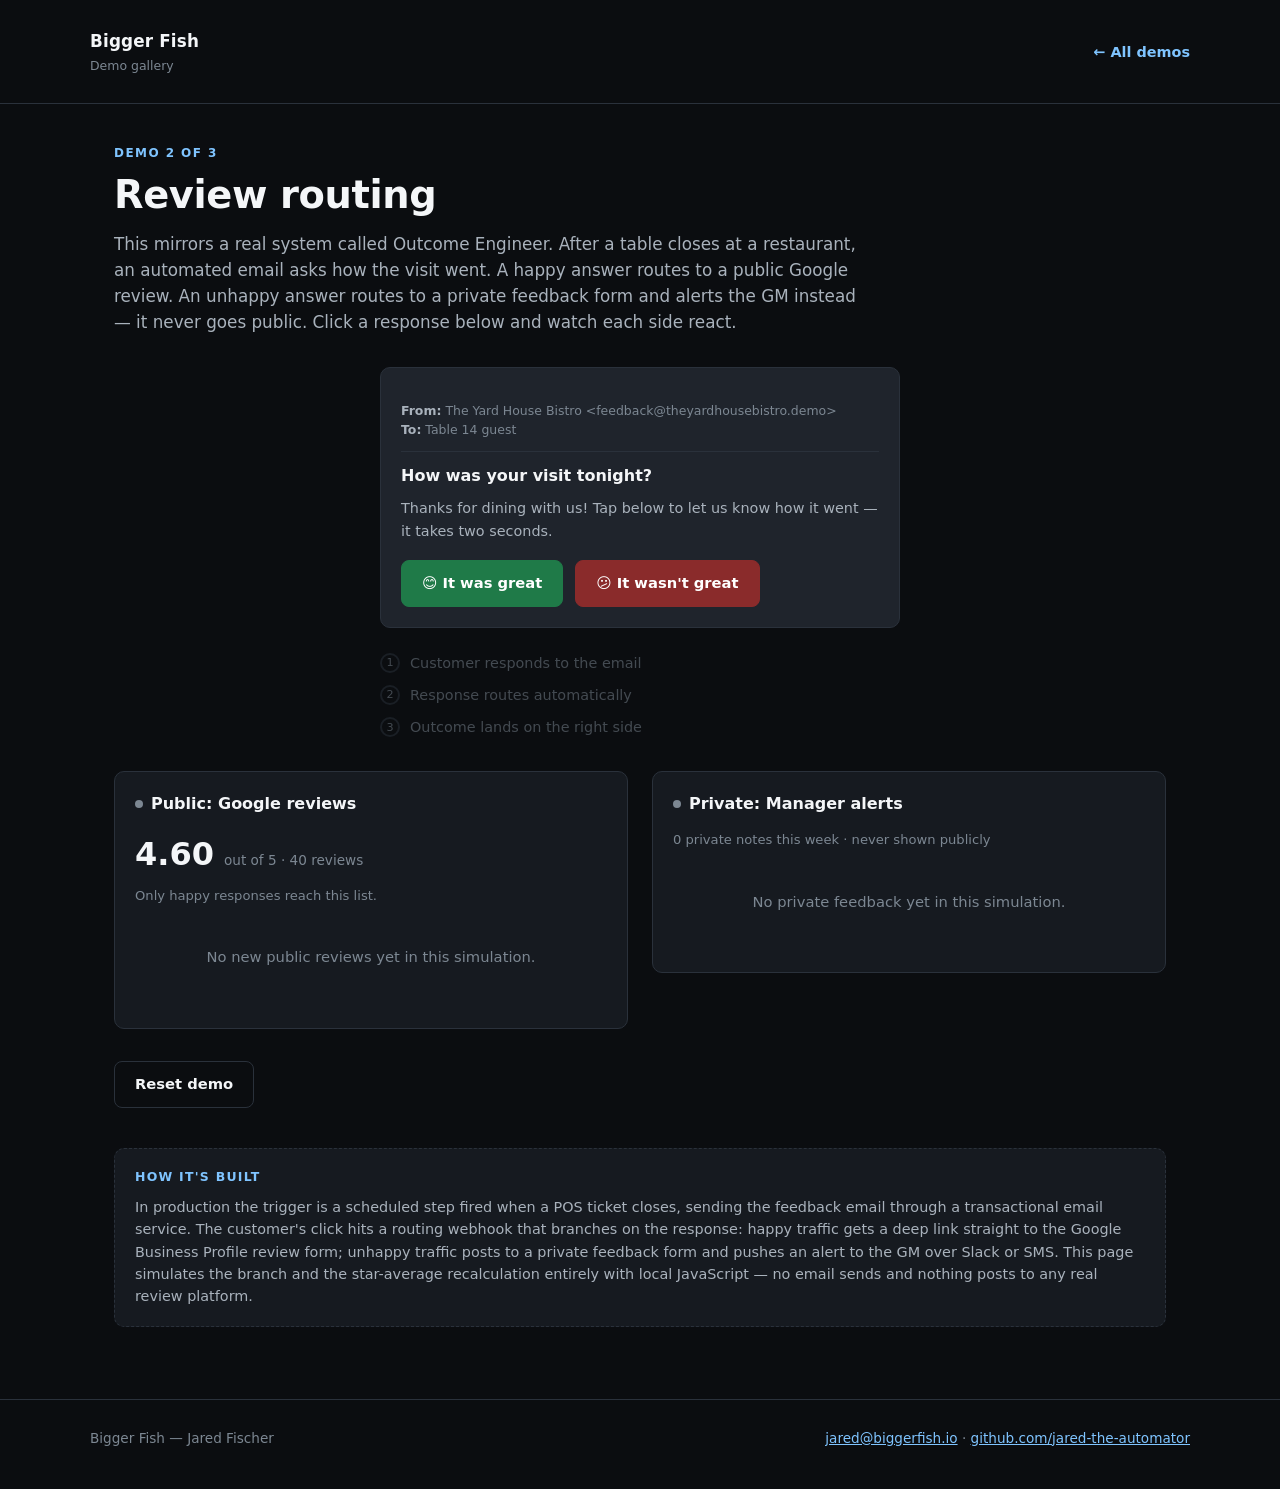
<file: review-routing/index.html>
<!DOCTYPE html>
<html lang="en">
<head>
  <meta charset="UTF-8">
  <meta name="viewport" content="width=device-width, initial-scale=1.0">
  <title>Review Routing — Bigger Fish Demo</title>
  <meta name="description" content="Simulated demo: a post-visit feedback email routes happy customers to a public review and unhappy customers to a private form and a manager alert.">
  <link rel="stylesheet" href="../assets/style.css">
  <style>
    .email-card {
      background: var(--panel-2);
      border: 1px solid var(--border);
      border-radius: 10px;
      padding: 20px;
      max-width: 520px;
      margin: 0 auto 24px;
    }
    .email-meta {
      font-size: 0.78rem;
      color: var(--muted-2);
      border-bottom: 1px solid var(--border);
      padding-bottom: 12px;
      margin-bottom: 12px;
    }
    .email-meta strong { color: var(--muted); }
    .email-subject {
      font-weight: 700;
      margin: 0 0 8px;
    }
    .email-body {
      color: var(--muted);
      font-size: 0.9rem;
      margin: 0 0 18px;
    }
    .email-actions {
      display: flex;
      gap: 12px;
      flex-wrap: wrap;
    }

    .route-timeline {
      max-width: 520px;
      margin: 0 auto 32px;
    }

    .stars {
      letter-spacing: 2px;
      font-size: 1.1rem;
      color: var(--amber);
    }
    .stars .empty { color: var(--muted-2); }

    .avg-row {
      display: flex;
      align-items: baseline;
      gap: 10px;
      margin-bottom: 6px;
    }
    .avg-number {
      font-size: 2rem;
      font-weight: 800;
    }
    .avg-count { font-size: 0.85rem; color: var(--muted-2); }

    .review-item, .feedback-item {
      border-top: 1px solid var(--border);
      padding: 12px 0;
      font-size: 0.88rem;
    }
    .review-item:first-of-type, .feedback-item:first-of-type { border-top: none; }
    .review-item .stars { display: block; margin-bottom: 4px; font-size: 0.95rem; }
    .review-item .meta, .feedback-item .meta {
      color: var(--muted-2);
      font-size: 0.78rem;
      margin-top: 4px;
    }

    .alert-banner {
      background: rgba(255, 143, 143, 0.1);
      border: 1px solid var(--danger);
      border-radius: 8px;
      padding: 12px 14px;
      margin-bottom: 14px;
      font-size: 0.86rem;
      color: var(--text);
    }
    .alert-banner strong { color: var(--danger); }

    .frozen-note {
      font-size: 0.82rem;
      color: var(--muted-2);
      margin: 4px 0 16px;
    }
  </style>
</head>
<body>

<a class="skip-link" href="#main">Skip to main content</a>

<header class="site-header">
  <div class="wrap">
    <div class="brand">
      <a class="name" href="../index.html">Bigger Fish</a>
      <span class="tag">Demo gallery</span>
    </div>
    <a class="back-link" href="../index.html">&larr; All demos</a>
  </div>
</header>

<main id="main">
  <div class="page-intro">
    <p class="eyebrow">Demo 2 of 3</p>
    <h1>Review routing</h1>
    <p class="what-this-is">
      This mirrors a real system called Outcome Engineer. After a table closes at a restaurant,
      an automated email asks how the visit went. A happy answer routes to a public Google
      review. An unhappy answer routes to a private feedback form and alerts the GM instead —
      it never goes public. Click a response below and watch each side react.
    </p>
  </div>

  <div class="email-card">
    <p class="email-meta">
      <strong>From:</strong> The Yard House Bistro &lt;feedback@theyardhousebistro.demo&gt;<br>
      <strong>To:</strong> Table 14 guest
    </p>
    <p class="email-subject">How was your visit tonight?</p>
    <p class="email-body">Thanks for dining with us! Tap below to let us know how it went — it takes two seconds.</p>
    <div class="email-actions">
      <button type="button" class="btn btn-success" id="btn-happy">&#128522; It was great</button>
      <button type="button" class="btn btn-danger" id="btn-unhappy">&#128533; It wasn't great</button>
    </div>
  </div>

  <ul class="timeline route-timeline" id="route-timeline" aria-label="Routing steps">
    <li id="tl-1"><span class="mark" aria-hidden="true">1</span> Customer responds to the email</li>
    <li id="tl-2"><span class="mark" aria-hidden="true">2</span> Response routes automatically</li>
    <li id="tl-3"><span class="mark" aria-hidden="true">3</span> Outcome lands on the right side</li>
  </ul>

  <p id="status-live" role="status" aria-live="polite" class="visually-hidden"></p>

  <div class="two-pane">
    <section class="panel" aria-labelledby="public-heading">
      <h2 id="public-heading"><span class="dot" id="public-dot"></span> Public: Google reviews</h2>
      <div class="avg-row">
        <span class="avg-number" id="avg-number">4.60</span>
        <span class="avg-count" id="avg-count">out of 5 &middot; 40 reviews</span>
      </div>
      <p class="frozen-note" id="public-note">Only happy responses reach this list.</p>
      <div id="review-list"></div>
    </section>

    <section class="panel" aria-labelledby="private-heading">
      <h2 id="private-heading"><span class="dot" id="private-dot"></span> Private: Manager alerts</h2>
      <p class="frozen-note" id="private-count-note">0 private notes this week &middot; never shown publicly</p>
      <div id="alert-area"></div>
      <div id="feedback-list"></div>
    </section>
  </div>

  <div class="controls">
    <button type="button" class="btn btn-ghost" id="reset-btn">Reset demo</button>
  </div>

  <div class="how-built">
    <h2>How it's built</h2>
    <p>
      In production the trigger is a scheduled step fired when a POS ticket closes, sending the
      feedback email through a transactional email service. The customer's click hits a routing
      webhook that branches on the response: happy traffic gets a deep link straight to the
      Google Business Profile review form; unhappy traffic posts to a private feedback form and
      pushes an alert to the GM over Slack or SMS. This page simulates the branch and the
      star-average recalculation entirely with local JavaScript — no email sends and nothing
      posts to any real review platform.
    </p>
  </div>
</main>

<footer class="site-footer">
  <div class="wrap">
    <p>Bigger Fish — Jared Fischer</p>
    <p><a href="mailto:jared@biggerfish.io">jared@biggerfish.io</a> · <a href="https://github.com/jared-the-automator">github.com/jared-the-automator</a></p>
  </div>
</footer>

<script>
(function () {
  "use strict";

  var state = {
    count: 40,
    sum: 184, // 184 / 40 = 4.60
    reviews: [],
    feedback: []
  };

  var happyReviewPool = [
    "Great service and the food came out fast. Will be back.",
    "Our server was fantastic, drinks never ran empty. Loved it.",
    "Best meal we've had in this neighborhood in a while.",
    "Cozy spot, generous portions, friendly staff all around."
  ];
  var unhappyFeedbackPool = [
    "Table sat for 20 minutes before anyone took our order.",
    "Food came out cold and had to be sent back.",
    "Asked for the check twice and waited a long time to pay.",
    "Order came out wrong and nobody checked back on us."
  ];

  var avgNumberEl = document.getElementById("avg-number");
  var avgCountEl = document.getElementById("avg-count");
  var reviewListEl = document.getElementById("review-list");
  var feedbackListEl = document.getElementById("feedback-list");
  var alertAreaEl = document.getElementById("alert-area");
  var privateCountNoteEl = document.getElementById("private-count-note");
  var statusLive = document.getElementById("status-live");
  var publicDot = document.getElementById("public-dot");
  var privateDot = document.getElementById("private-dot");
  var tl1 = document.getElementById("tl-1");
  var tl2 = document.getElementById("tl-2");
  var tl3 = document.getElementById("tl-3");

  function starString(n) {
    var full = Math.round(n);
    var out = "";
    for (var i = 0; i < 5; i++) {
      out += i < full ? "&#9733;" : '<span class="empty">&#9733;</span>';
    }
    return out;
  }

  function renderReviews() {
    var avg = state.sum / state.count;
    avgNumberEl.textContent = avg.toFixed(2);
    avgCountEl.textContent = "out of 5 · " + state.count + " reviews";

    if (state.reviews.length === 0) {
      reviewListEl.innerHTML = '<p class="empty-state">No new public reviews yet in this simulation.</p>';
    } else {
      reviewListEl.innerHTML = state.reviews
        .map(function (r) {
          return (
            '<div class="review-item">' +
            '<span class="stars" aria-hidden="true">' + starString(5) + "</span>" +
            '<span class="visually-hidden">5 out of 5 stars.</span>' +
            "<p>" + r.text + "</p>" +
            '<p class="meta">Posted just now &middot; Google review</p>' +
            "</div>"
          );
        })
        .join("");
    }
  }

  function renderFeedback() {
    privateCountNoteEl.textContent =
      state.feedback.length + " private note" + (state.feedback.length === 1 ? "" : "s") + " this week · never shown publicly";

    if (state.feedback.length === 0) {
      feedbackListEl.innerHTML = '<p class="empty-state">No private feedback yet in this simulation.</p>';
    } else {
      feedbackListEl.innerHTML = state.feedback
        .map(function (f) {
          return (
            '<div class="feedback-item">' +
            "<p>" + f.text + "</p>" +
            '<p class="meta">Sent to GM only &middot; just now</p>' +
            "</div>"
          );
        })
        .join("");
    }
  }

  function setTimelineStage(stage) {
    [tl1, tl2, tl3].forEach(function (li, i) {
      li.classList.toggle("active", i < stage);
    });
  }

  function handleHappy() {
    var text = happyReviewPool[state.reviews.length % happyReviewPool.length];
    state.sum += 5;
    state.count += 1;
    state.reviews.unshift({ text: text });

    setTimelineStage(3);
    publicDot.className = "dot live";
    privateDot.className = "dot";
    alertAreaEl.innerHTML = "";
    renderReviews();
    renderFeedback();
    statusLive.textContent =
      "Happy response. Routed to a public Google review. Average is now " +
      (state.sum / state.count).toFixed(2) +
      " from " + state.count + " reviews.";
  }

  function handleUnhappy() {
    var text = unhappyFeedbackPool[state.feedback.length % unhappyFeedbackPool.length];
    state.feedback.unshift({ text: text });

    setTimelineStage(3);
    publicDot.className = "dot";
    privateDot.className = "dot live";
    alertAreaEl.innerHTML =
      '<div class="alert-banner"><strong>GM alert:</strong> New private complaint for Table 14 — respond within the hour. This did not post publicly.</div>';
    renderReviews();
    renderFeedback();
    statusLive.textContent =
      "Unhappy response. Routed to a private form and the GM was alerted. Public average is unchanged at " +
      (state.sum / state.count).toFixed(2) + ".";
  }

  document.getElementById("btn-happy").addEventListener("click", function () {
    setTimelineStage(1);
    window.setTimeout(function () { setTimelineStage(2); handleHappy(); }, 250);
  });

  document.getElementById("btn-unhappy").addEventListener("click", function () {
    setTimelineStage(1);
    window.setTimeout(function () { setTimelineStage(2); handleUnhappy(); }, 250);
  });

  document.getElementById("reset-btn").addEventListener("click", function () {
    state = { count: 40, sum: 184, reviews: [], feedback: [] };
    setTimelineStage(0);
    publicDot.className = "dot";
    privateDot.className = "dot";
    alertAreaEl.innerHTML = "";
    renderReviews();
    renderFeedback();
    statusLive.textContent = "Demo reset.";
  });

  renderReviews();
  renderFeedback();
})();
</script>

</body>
</html>
</file>
<file: assets/style.css>
/*
  Bigger Fish demo gallery — shared styles.
  Color palette contrast ratios (computed against WCAG 2.x relative-luminance
  formula, see README.md for the full table):
    text        #f4f6f8 on bg      #0b0d10  -> 17.96:1
    text        #f4f6f8 on panel   #161a20  -> 16.12:1
    text        #f4f6f8 on panel-2 #1f242c  -> 14.39:1
    muted       #a9b2bc on bg      #0b0d10  ->  9.06:1
    muted       #a9b2bc on panel   #161a20  ->  8.13:1
    footer-text #7c8792 on bg      #0b0d10  ->  5.32:1
    accent      #7fc4ff on bg      #0b0d10  -> 10.42:1
    success     #7fe0a0 on bg      #0b0d10  -> 12.11:1
    danger      #ff8f8f on bg      #0b0d10  ->  8.87:1
    amber       #ffc266 on bg      #0b0d10  -> 12.19:1
    solid-btn   #ffffff on #2f6fb0            ->  5.22:1
  All pairs clear the WCAG AA thresholds (4.5:1 normal text, 3:1 large
  text/UI). No color pair below is used at a ratio under 4.5:1.
*/

:root {
  --bg: #0b0d10;
  --panel: #161a20;
  --panel-2: #1f242c;
  --border: #2a313b;
  --text: #f4f6f8;
  --muted: #a9b2bc;
  --muted-2: #7c8792;
  --accent: #7fc4ff;
  --accent-solid: #2f6fb0;
  --accent-solid-text: #ffffff;
  --success: #7fe0a0;
  --success-solid: #1f7a48;
  --danger: #ff8f8f;
  --danger-solid: #8a2b2b;
  --amber: #ffc266;
  --focus-ring: #7fc4ff;
  --radius: 10px;
}

*, *::before, *::after { box-sizing: border-box; }

html {
  background: var(--bg);
  color-scheme: dark;
}

body {
  margin: 0;
  min-height: 100vh;
  background: var(--bg);
  color: var(--text);
  font-family: system-ui, -apple-system, "Segoe UI", Roboto, Helvetica, Arial, sans-serif;
  line-height: 1.55;
  -webkit-font-smoothing: antialiased;
}

img, svg { max-width: 100%; display: block; }

a { color: var(--accent); }
a:hover { color: #a7d7ff; }

/* Visible focus state everywhere, keyboard and pointer alike fall back to
   this if :focus-visible isn't supported. */
a:focus,
button:focus,
input:focus,
select:focus,
textarea:focus,
[tabindex]:focus {
  outline: 3px solid var(--focus-ring);
  outline-offset: 2px;
}
:focus:not(:focus-visible) {
  outline: 3px solid var(--focus-ring);
  outline-offset: 2px;
}
:focus-visible {
  outline: 3px solid var(--focus-ring);
  outline-offset: 2px;
}

.skip-link {
  position: absolute;
  left: 8px;
  top: -60px;
  background: var(--accent-solid);
  color: var(--accent-solid-text);
  padding: 10px 16px;
  border-radius: 6px;
  z-index: 100;
  transition: top 0.15s ease;
  text-decoration: none;
  font-weight: 600;
}
.skip-link:focus {
  top: 8px;
}

.visually-hidden {
  position: absolute;
  width: 1px;
  height: 1px;
  padding: 0;
  margin: -1px;
  overflow: hidden;
  clip: rect(0, 0, 0, 0);
  white-space: nowrap;
  border: 0;
}

.site-header {
  border-bottom: 1px solid var(--border);
  padding: 28px 24px;
}

.site-header .wrap {
  max-width: 1100px;
  margin: 0 auto;
  display: flex;
  align-items: center;
  justify-content: space-between;
  gap: 16px;
  flex-wrap: wrap;
}

.brand {
  display: flex;
  flex-direction: column;
  gap: 2px;
}

.brand .name {
  font-weight: 800;
  font-size: 1.05rem;
  letter-spacing: 0.01em;
  color: var(--text);
  text-decoration: none;
}

.brand .tag {
  font-size: 0.78rem;
  color: var(--muted-2);
}

.back-link {
  font-size: 0.9rem;
  font-weight: 600;
  text-decoration: none;
  color: var(--accent);
  display: inline-flex;
  align-items: center;
  gap: 6px;
}
.back-link:hover { text-decoration: underline; }

main {
  max-width: 1100px;
  margin: 0 auto;
  padding: 40px 24px 72px;
}

.page-intro {
  max-width: 760px;
  margin: 0 0 32px;
}

.eyebrow {
  font-size: 0.75rem;
  font-weight: 700;
  letter-spacing: 0.12em;
  text-transform: uppercase;
  color: var(--accent);
  margin: 0 0 10px;
}

h1 {
  font-size: clamp(1.7rem, 3.4vw, 2.4rem);
  line-height: 1.15;
  margin: 0 0 14px;
  letter-spacing: -0.01em;
}

.what-this-is {
  font-size: 1.05rem;
  color: var(--muted);
  margin: 0;
}

.two-pane {
  display: grid;
  grid-template-columns: 1fr 1fr;
  gap: 24px;
  align-items: start;
  margin-bottom: 32px;
}

@media (max-width: 800px) {
  .two-pane { grid-template-columns: 1fr; }
}

.panel {
  background: var(--panel);
  border: 1px solid var(--border);
  border-radius: var(--radius);
  padding: 20px;
}

.panel h2 {
  font-size: 1rem;
  margin: 0 0 14px;
  display: flex;
  align-items: center;
  gap: 8px;
}

.panel h2 .dot {
  width: 8px;
  height: 8px;
  border-radius: 50%;
  background: var(--muted-2);
  flex: none;
}
.panel h2 .dot.live { background: var(--success); }
.panel h2 .dot.ringing { background: var(--amber); }

.controls {
  display: flex;
  flex-wrap: wrap;
  gap: 12px;
  margin: 24px 0;
  align-items: center;
}

button {
  font: inherit;
  cursor: pointer;
}

.btn {
  border: 1px solid var(--border);
  background: var(--panel-2);
  color: var(--text);
  padding: 11px 20px;
  border-radius: 8px;
  font-weight: 600;
  font-size: 0.92rem;
}
.btn:hover { background: #262d38; }
.btn:disabled {
  opacity: 0.5;
  cursor: not-allowed;
}

.btn-primary {
  background: var(--accent-solid);
  border-color: var(--accent-solid);
  color: var(--accent-solid-text);
}
.btn-primary:hover { background: #3a80c8; }

.btn-success {
  background: var(--success-solid);
  border-color: var(--success-solid);
  color: #ffffff;
}
.btn-success:hover { background: #268e56; }

.btn-danger {
  background: var(--danger-solid);
  border-color: var(--danger-solid);
  color: #ffffff;
}
.btn-danger:hover { background: #9c3232; }

.btn-ghost {
  background: transparent;
}

fieldset {
  border: 1px solid var(--border);
  border-radius: 8px;
  padding: 14px;
  margin: 0 0 18px;
}
legend {
  padding: 0 6px;
  font-weight: 700;
  font-size: 0.85rem;
}

label {
  display: block;
  font-weight: 600;
  font-size: 0.88rem;
  margin: 0 0 6px;
}

.field {
  margin-bottom: 16px;
}

input[type="text"],
input[type="email"],
input[type="tel"],
select,
textarea {
  width: 100%;
  background: var(--panel-2);
  border: 1px solid var(--border);
  color: var(--text);
  padding: 10px 12px;
  border-radius: 6px;
  font: inherit;
}

textarea { resize: vertical; min-height: 80px; }

.field-hint {
  font-size: 0.8rem;
  color: var(--muted-2);
  margin-top: 4px;
}

.field-error {
  font-size: 0.82rem;
  color: var(--danger);
  margin-top: 4px;
  font-weight: 600;
}

input[aria-invalid="true"],
select[aria-invalid="true"],
textarea[aria-invalid="true"] {
  border-color: var(--danger);
}

.badge {
  display: inline-flex;
  align-items: center;
  gap: 6px;
  font-size: 0.72rem;
  font-weight: 700;
  letter-spacing: 0.04em;
  text-transform: uppercase;
  padding: 4px 10px;
  border-radius: 999px;
  border: 1px solid var(--border);
  color: var(--muted);
}
.badge.new { color: var(--amber); border-color: var(--amber); }
.badge.done { color: var(--success); border-color: var(--success); }
.badge.alert { color: var(--danger); border-color: var(--danger); }

.timeline {
  list-style: none;
  margin: 0;
  padding: 0;
  display: flex;
  flex-direction: column;
  gap: 10px;
}

.timeline li {
  display: flex;
  align-items: flex-start;
  gap: 10px;
  font-size: 0.9rem;
  color: var(--muted-2);
  opacity: 0.5;
}

.timeline li.active {
  color: var(--text);
  opacity: 1;
}

.timeline li .mark {
  flex: none;
  width: 20px;
  height: 20px;
  border-radius: 50%;
  border: 2px solid var(--border);
  display: flex;
  align-items: center;
  justify-content: center;
  font-size: 0.7rem;
  margin-top: 1px;
}

.timeline li.active .mark {
  border-color: var(--success);
  background: var(--success);
  color: #06120a;
}

.empty-state {
  color: var(--muted-2);
  font-size: 0.92rem;
  padding: 24px 0;
  text-align: center;
}

.how-built {
  margin-top: 40px;
  padding: 18px 20px;
  border: 1px dashed var(--border);
  border-radius: var(--radius);
  background: var(--panel);
}
.how-built h2 {
  font-size: 0.78rem;
  font-weight: 700;
  letter-spacing: 0.1em;
  text-transform: uppercase;
  color: var(--accent);
  margin: 0 0 10px;
}
.how-built p {
  margin: 0;
  font-size: 0.9rem;
  color: var(--muted);
}

.site-footer {
  border-top: 1px solid var(--border);
  padding: 28px 24px 40px;
}
.site-footer .wrap {
  max-width: 1100px;
  margin: 0 auto;
  display: flex;
  justify-content: space-between;
  align-items: center;
  flex-wrap: wrap;
  gap: 12px;
}
.site-footer p {
  margin: 0;
  font-size: 0.85rem;
  color: var(--muted-2);
}
.site-footer a { color: var(--accent); }

.grid {
  display: grid;
  grid-template-columns: repeat(auto-fill, minmax(300px, 1fr));
  gap: 18px;
}

.card {
  display: block;
  background: var(--panel);
  border: 1px solid var(--border);
  border-radius: var(--radius);
  padding: 26px;
  text-decoration: none;
  color: inherit;
  transition: border-color 0.15s ease, background 0.15s ease, transform 0.15s ease;
}
.card:hover {
  border-color: var(--accent);
  background: var(--panel-2);
  transform: translateY(-2px);
}
.card .card-eyebrow {
  font-size: 0.72rem;
  font-weight: 700;
  letter-spacing: 0.1em;
  text-transform: uppercase;
  color: var(--accent);
  margin: 0 0 10px;
}
.card h2 {
  font-size: 1.25rem;
  margin: 0 0 10px;
  color: var(--text);
}
.card p {
  font-size: 0.92rem;
  color: var(--muted);
  margin: 0 0 18px;
}
.card .cta {
  font-size: 0.85rem;
  font-weight: 700;
  color: var(--accent);
}
.card:hover .cta { text-decoration: underline; }

.callout {
  background: var(--panel-2);
  border: 1px solid var(--border);
  border-left: 3px solid var(--accent);
  border-radius: 8px;
  padding: 14px 16px;
  font-size: 0.9rem;
  color: var(--muted);
  margin: 20px 0;
}

@media (prefers-reduced-motion: reduce) {
  * {
    animation-duration: 0.001ms !important;
    animation-iteration-count: 1 !important;
    transition-duration: 0.001ms !important;
    scroll-behavior: auto !important;
  }
}

@media (max-width: 600px) {
  .site-header, main, .site-footer { padding-left: 16px; padding-right: 16px; }
  .controls { flex-direction: column; align-items: stretch; }
  .btn { width: 100%; text-align: center; }
}
</file>
